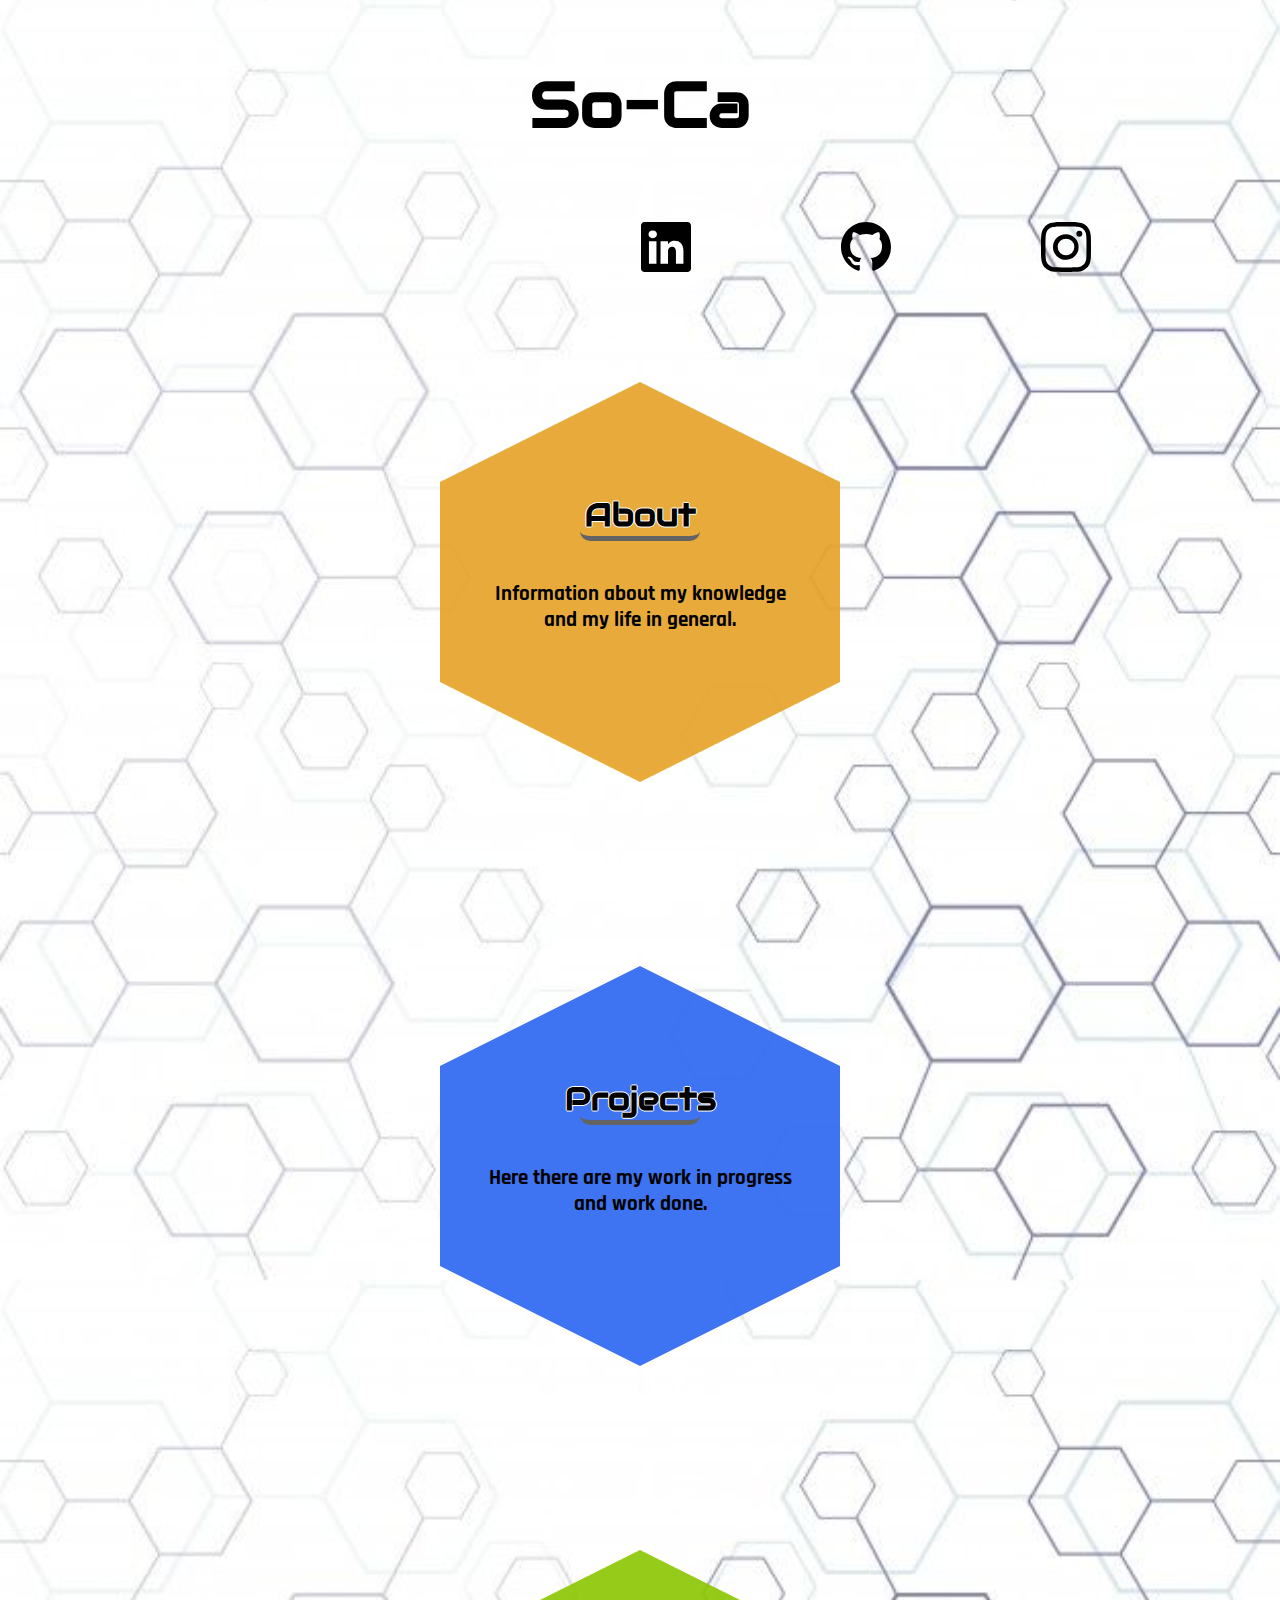
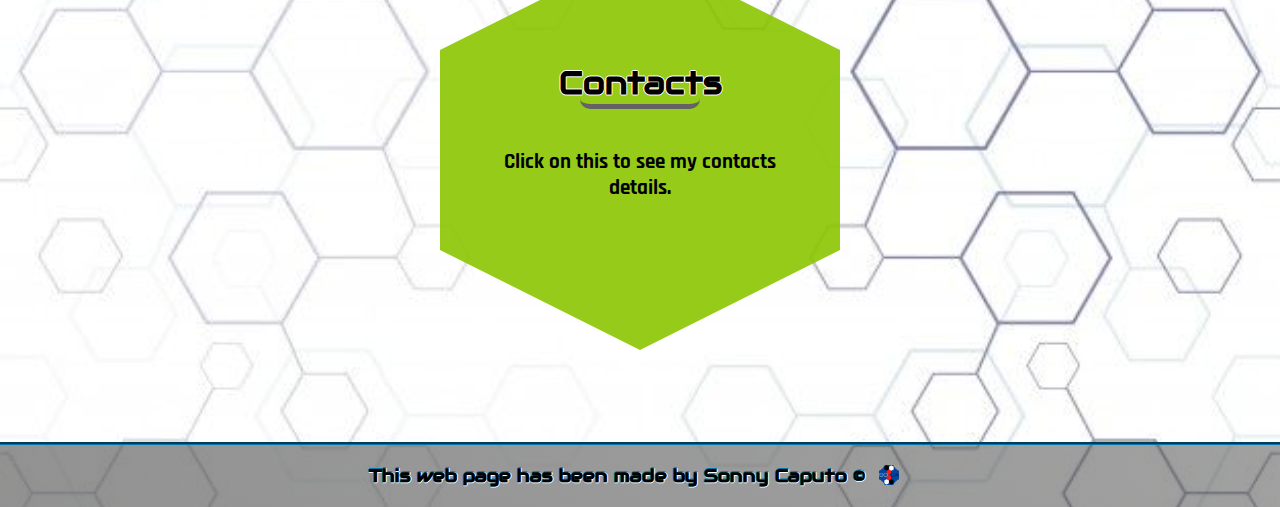
<file: index.html>
<!DOCTYPE html>
<html lang="en">
<head>
  <meta charset="UTF-8">
  <meta http-equiv="X-UA-Compatible" content="IE=edge">
  <meta name="viewport" content="width=device-width, initial-scale=1.0">
<!-- Description -->
  <meta name="description" content="Welcome to the Sonny Caputo website. Here you can find my projects, all information about me, my works and see what my skill are and I hope we can work together">
  <meta name="og:title" property="og:title" content="Portfolio of Sonny Caputo">
  <meta property="og:description" content="Welcome to my portfolio-website. Here you can find my projects, all information about me, my works and see what my skill are and I hope we can work together">
  <meta name="robots" content="index, follow">
  <meta property="og:url" content="https://so-ca.github.io./">
<!-- Favicon -->
  <link rel="icon" href="assets/img/logo-so-ca.png" type="image/icon"/>
<!-- FONTS -->
<!--Audiowide-->
  <link rel="preconnect" href="https://fonts.googleapis.com">
  <link rel="preconnect" href="https://fonts.gstatic.com" crossorigin>
  <link href="https://fonts.googleapis.com/css2?family=Audiowide&display=swap" rel="stylesheet">
<!--Rajdhani-->
  <link rel="preconnect" href="https://fonts.googleapis.com">
  <link rel="preconnect" href="https://fonts.gstatic.com" crossorigin>
  <link href="https://fonts.googleapis.com/css2?family=Rajdhani&display=swap" rel="stylesheet">
<!--Roboto Flex-->
  <link rel="preconnect" href="https://fonts.googleapis.com">
  <link rel="preconnect" href="https://fonts.gstatic.com" crossorigin>
  <link href="https://fonts.googleapis.com/css2?family=Roboto+Flex&display=swap" rel="stylesheet">
<!-- FILES -->
<!--CSS Files-->
<link rel="stylesheet" href="style/index.css">
<link rel="stylesheet" href="style/contacts.css">
<link rel="stylesheet" href="style/projects.css">
<link rel="stylesheet" href="style/about.css">
<link rel="stylesheet" href="style/modals.css">
<!--Queries-->
<link rel="stylesheet" href="style/queries/q-index.css">
<link rel="stylesheet" href="style/queries/q-about.css">
<link rel="stylesheet" href="style/queries/q-projects.css">
<link rel="stylesheet" href="style/queries/q-contacts.css">
<!--JS Files-->
<script src="js/title.js" defer></script>
<script src="js/modals.js" defer></script>

  <title>So Ca | Portfolio</title>
</head>

<body>

  <div class="welcome">
    <h1>So-Ca</h1>
  </div>

  <header>
    <div class="social">
      <a href="https://www.linkedin.com/in/sonny-caputo-554315185/" target="_blank"><img src="assets/img/icon/linkedin.svg"></a>
      <a href="https://github.com/So-Ca" target="_blank"><img src="assets/img/icon/github.svg"></a>
      <a href="https://www.instagram.com/so.ca_/" target="_blank"><img src="assets/img/icon/instagram.svg"></a>
    </div>
  </header>

  <main>

    <div class="hexagon about" id="open-mod-about">
      <div class="hex-head">
        <h3>About</h3>
      </div>
      <p>
        Information about my knowledge and my life in general.
      </p>
    </div>

    <div class="hexagon project" id="open-mod-project">
      <div class="hex-head">
        <h3>Projects</h3>
      </div>
      <p>
        Here there are my work in progress and work done.
      </p>
    </div>

    <div class="hexagon contact" id="open-mod-contact">
      <div class="hex-head">
        <h3>Contacts</h3>
      </div>
      <p>
        Click on this to see my contacts details.
      </p>
    </div>
    
  </main>

  <div id="modal-about" class="hidden">

    <button id="close-mod-about">close</button>

    <div class="skill-info">
      <h2>Overview</h2>
      <p>If you want more details just click <a href="html/details.html" target="_blank">here</a>.</p>
    </div>
    <div class="coding-container">
      <div class="coding">
        <h5>Coding Skills</h5>
        <div class="skl-lvl">
          <p class="lvl">Basic</p>
          <p class="lvl">Proficient</p>
          <p class="lvl">Expert</p>
        </div>
        <div class="insc-box-container">
          <p class="label">HTML</p>
          <div class="html-box">
            <div class="html progress-bar" data-value="100%"></div>
          </div>
        </div>
        <div class="insc-box-container">
          <p class="label">CSS</p>
          <div class="css-box">
            <div class="css progress-bar" data-value="100%"></div>
          </div>
        </div>
        <div class="insc-box-container">
          <p class="label">SASS</p>
          <div class="sass-box">
            <div class="sass progress-bar" data-value="100%"></div>
          </div>
        </div>
        <div class="insc-box-container">
          <p class="label">Bootstrap</p>
          <div class="strap-box">
            <div class="bootstrap progress-bar" data-value="100%"></div>
          </div>
        </div>
        <div class="insc-box-container">
          <p class="label">Tailwind</p>
          <div class="tail-box">
            <div class="tailwind progress-bar" data-value="100%"></div>
          </div>
        </div>
        <div class="insc-box-container">
          <p class="label">Javascript</p>
          <div class="js-box">
            <div class="js progress-bar" data-value="100%"></div>
          </div>
        </div>
        <div class="insc-box-container">
          <p class="label">Node</p>
          <div class="node-box">
            <div class="node progress-bar" data-value="70%"></div>
          </div>
        </div>
        <div class="insc-box-container">
          <p class="label">React</p>
          <div class="react-box">
            <div class="react progress-bar" data-value="100%"></div>
          </div>
        </div>
      </div>
    </div>

    <div class="misc-container">
      <div class="digital-skills">
        <h5>Relevant Tools</h5>
        <div class="skl-lvl">
          <p class="lvl">Basic</p>
          <p class="lvl">Proficient</p>
          <p class="lvl">Expert</p>
        </div>
        <div class="insc-box-container">
          <p class="label">Excell</p>
          <div class="excell-box">
            <div class="excell progress-bar" data-value="100%"></div>
          </div>
        </div>
        <div class="insc-box-container">
          <p class="label">Canva</p>
          <div class="canva-box">
            <div class="canva progress-bar" data-value="100%"></div>
          </div>
        </div>
        <div class="insc-box-container">
          <p class="label">Google Slides</p>
          <div class="slides-box">
            <div class="slides progress-bar" data-value="100%"></div>
          </div>
        </div>
        <div class="insc-box-container">
          <p class="label">Autocad</p>
          <div class="cad-box">
            <div class="cad progress-bar" data-value="90%"></div>
          </div>
        </div>
      </div>

      <div class="so">
        <h5>Operative System</h5>
        <div class="insc-box-container">
          <p class="label">Windows</p>
          <div class="win-box">
            <div class="win progress-bar" data-value="100%"></div>
          </div>
        </div>
        <div class="insc-box-container">
          <p class="label">Ubuntu</p>
          <div class="ubuntu-box">
            <div class="ubuntu progress-bar" data-value="80%"></div>
          </div>
        </div>
        <div class="insc-box-container">
          <p class="label">Mint</p>
          <div class="mint-box">
            <div class="mint progress-bar" data-value="100%"></div>
          </div>
        </div>
      </div>

      <div class="literacy">
        <h5>Languages Proficiency</h5>
        <div class="insc-box-container">
          <p class="label">Italian</p>
          <div class="ita-box">
            <div class="italian progress-bar" data-value="100%"></div>
          </div>
        </div>
        <div class="insc-box-container">
          <p class="label">English</p>
          <div class="en-box">
            <div class="english progress-bar" data-value="90%"></div>
          </div>
        </div>
        <div class="insc-box-container">
          <p class="label">French</p>
          <div class="fr-box">
            <div class="french progress-bar" data-value="50%"></div>
          </div>
        </div>
      </div>

    </div>
  </div>

  <div id="modal-project" class="hidden">

    <button id="close-mod-project">close</button>

    <div class="site-links">
      <h2>Projects</h2>
      <p>
        On the left side you can see my projects sorted by type, while on the right side there are their previews.<br>
        Click on an item from the list to be redirect to the web app.
      </p>

      <ul>
        <h4>APPS</h4>
        <li><a href="https://calculator-exercise.netlify.app/" target="_blank">Calculator</a></li>
        <li><a href="https://clock-exercise.netlify.app/" target="_blank">Clock</a></li>
        <li><a href="https://meditation-example.netlify.app/" target="_blank">Meditation App</a></li>
        <li><a href="https://meme-generator-example.netlify.app/" target="_blank">Meme Generator</a></li>
        <li><a href="https://pokedex-so-ca.netlify.app/" target="_blank">Pokedex</a></li>
        <li><a href="https://tenzies-game-example.netlify.app/" target="_blank">Tenzies</a></li>
        <li><a href="https://todo-list-example-exercise.netlify.app/" target="_blank">ToDo List</a></li>
        <li><a href="https://fantafavaro.netlify.app/" target="_blank">FantaFootball Extractor</a></li>
        <h4>COURSE PROJECTS</h4>
        <li><a href="https://climate-stats-so-ca.netlify.app/" target="_blank">Climate Stats</a></li>
        <li><a href="https://progetto-react-so-ca.netlify.app/" target="_blank"">Green Plates</a></li>
        <li><a href="https://progetto-education.netlify.app/" target="_blank">The Books Seeker</a></li>
        <li><a href="https://so-ca-counter.netlify.app/" target="_blank">Counter</a></li>
        <h4>WEB SITE</h4> 
        <li><a href="" target="_blank" style="pointer-events: none;">ESO Guide (update maintenance)</a></li>
      </ul>

    </div>

    <div class="gallery">
      <img src="assets/img/photo/calc.png" alt="Screenshot of Calculator App">
      <img src="assets/img/photo/clock.png" alt="Screenshot of a Clock">
      <img src="assets/img/photo/meditation.png" alt="Screenshot of a Meditation App">
      <img src="assets/img/photo/meme-gen.png" alt="Screenshot of a Meme Generator">
      <!-- <img src="" alt="Screenshot of Pokedex App"> -->
      <img src="assets/img/photo/tenzies.png" alt="Screenshot of Tenzies Game">
      <img src="assets/img/photo/todo-list.png" alt="Screenshot of Todo List App">
      <img src="assets/img/photo/green-plates.png" alt="Screenshot Green Plates">
      <img src="assets/img/photo/book-seeker.png" alt="Screenshot of Books Finder App">
      <img src="assets/img/photo/counter-project.png" alt="Screenshot of Counter">
      <!-- <img src="" alt="Screenshot of ESO Guide Web Site"> -->
    </div>

  </div>

  <div id="modal-contact" class="hidden">

    <button id="close-mod-contact">close</button>

    <div class="contact-container">

      <div class="form">
        <form action="https://formsubmit.co/sonnycap88@gmail.com" method="POST">
          <div class="text">
            <label for="text">Name</label>
            <input type="text" name="name" id="name" placeholder="Type your full name">
          </div>
          <div class="text">
            <label for="text">Subject</label>
            <input type="text" name="subject" id="subject" placeholder="Type the subject of the message">
          </div>
          <div class="text">
            <label for="text">Message</label>
            <textarea name="text" id="abstract" placeholder="Here goes your comunications"></textarea>
          </div>
          <button class="submission">Submit</button>
        </form>
      </div>
  
      <div class="details">
        <div class="group-1">
          <div class="name">
            <img src="assets/img/icon/info.svg">
            <span style="text-decoration: underline;">Name:</span> Sonny Caputo
          </div>
          <div class="birth">
            <img src="assets/img/icon/calendar.svg">
            <span style="text-decoration: underline;">Birth Date:</span> 05/07/1988
          </div>
          <div class="skype">
            <img src="assets/img/icon/skype.svg">
            <span style="text-decoration: underline;">Skype:</span> So Ca
          </div>
        </div>
        <div class="group-2">
          <div class="phone">
            <img src="assets/img/icon/mobile.svg">
            <span style="text-decoration: underline;">Phone</span>: 3206451583
          </div>
          <div class="email">
            <img src="assets/img/icon/email.svg">
            <span style="text-decoration: underline;">e-Mail:</span> <a href="mailto:sonnycap88@gmail.com">Sonnycap88@gmail.com</a>
          </div>
          <div class="address">
            <img src="assets/img/icon/address.svg">
            <span style="text-decoration: underline;">Address:</span> Volvera (TO), Italy
          </div>
        </div>
      </div>

    </div>

    <div class="cv">
      <p>Here is my resume in case you might be interested</p>
      <div class="resume">
        <button class="download">
          <a href="assets/documents/cv-sonny-caputo-english.pdf" download>Download CV "en"</a>
        </button>
        <button class="download">
          <a href="assets/documents/cv-info-sonny.pdf" download>Download CV "ita"</a>
        </button>
      </div>
    </div>

  </div>

  <footer>
    <p id="copyright">This web page has been made by Sonny Caputo &copy;</p>
    <img id="logo" src="assets/img/logo-so-ca.png">
  </footer>

</body>
</html>
</file>
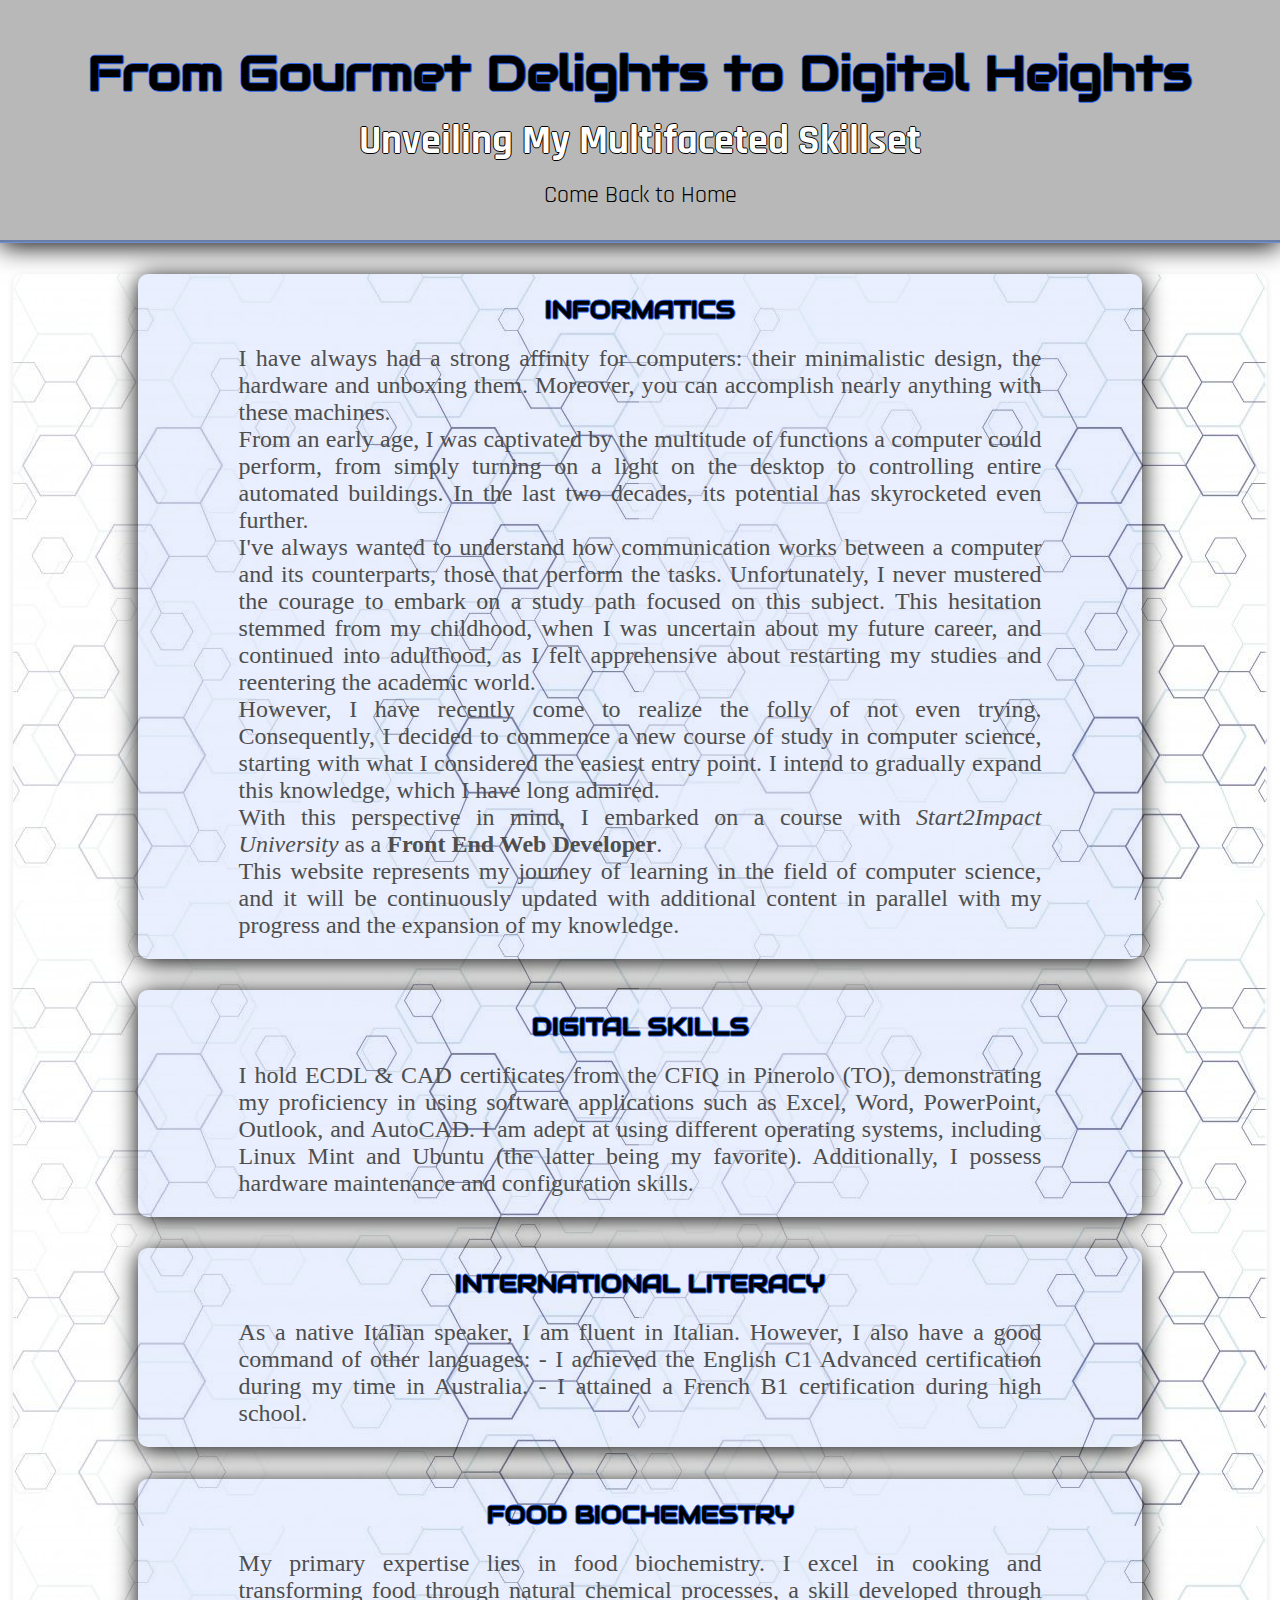
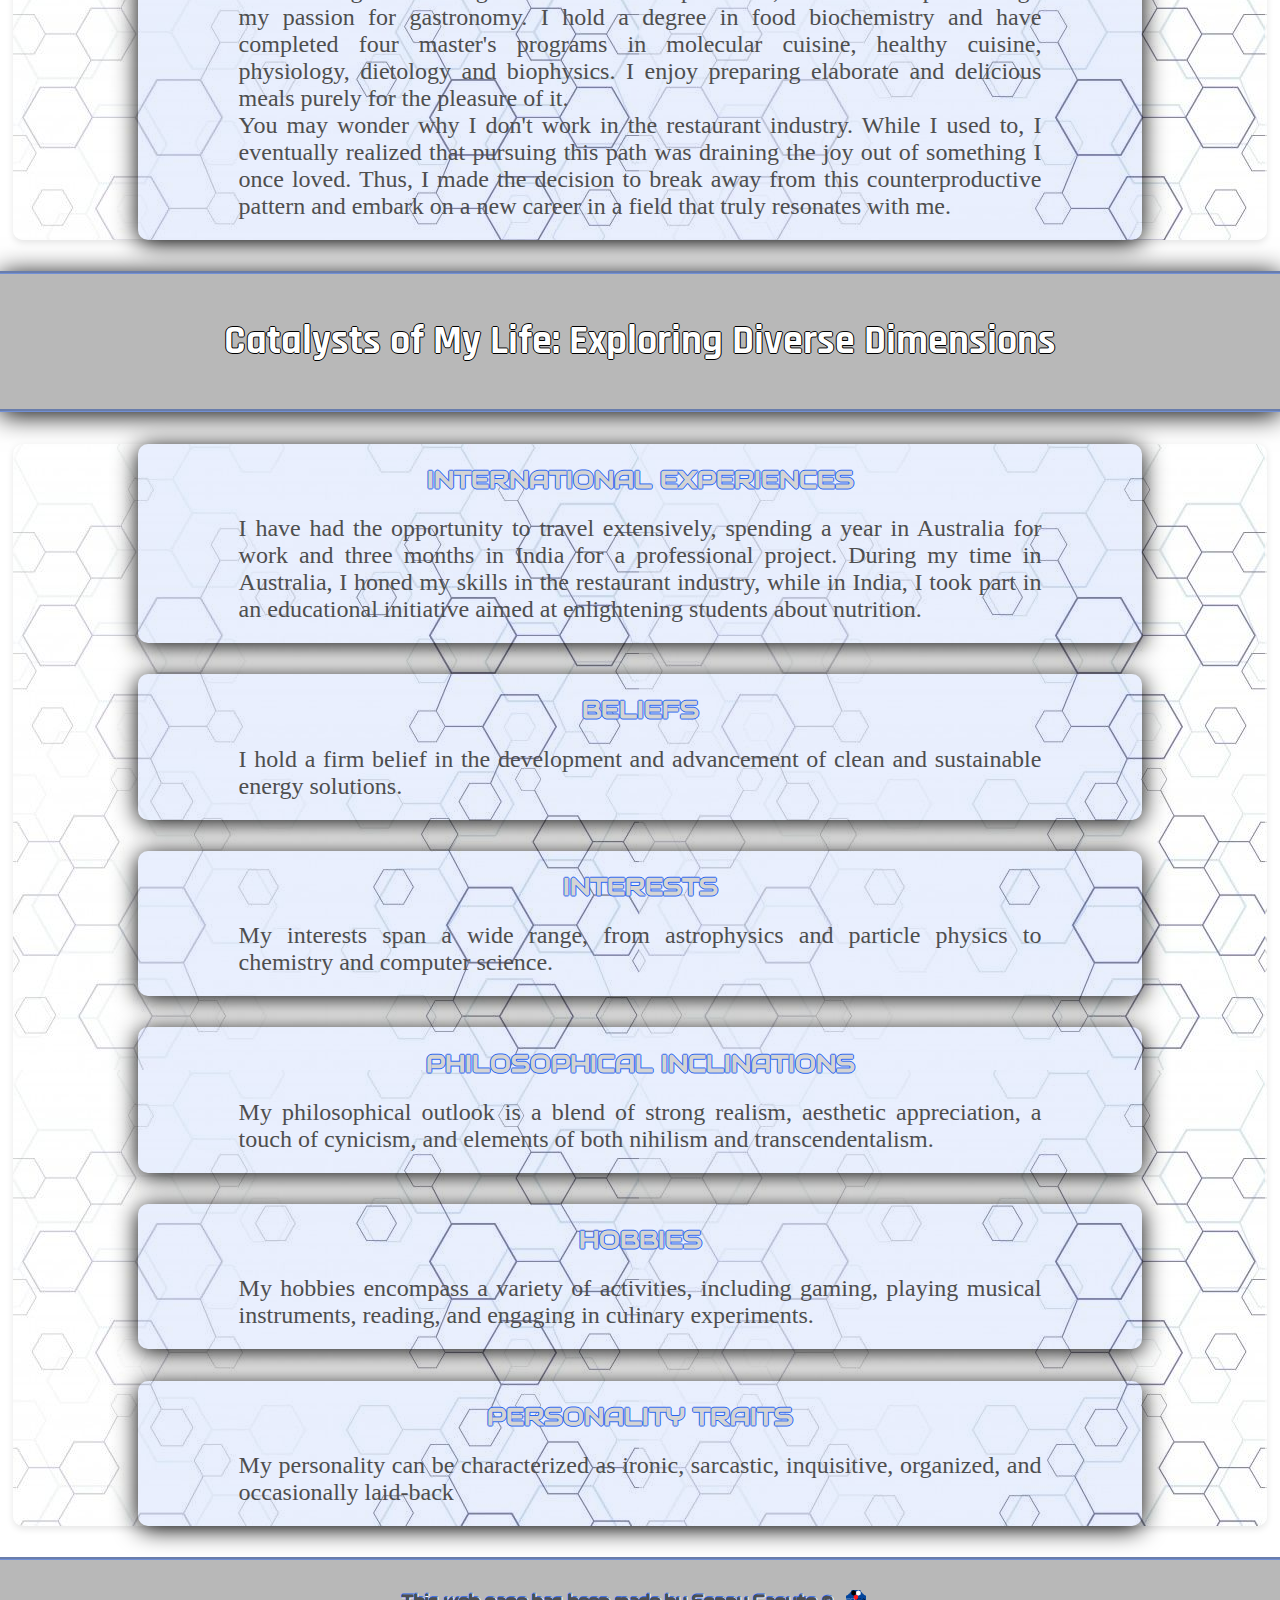
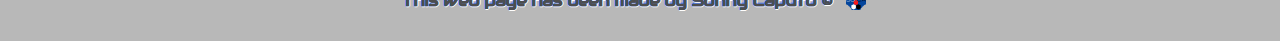
<file: html/details.html>
<!DOCTYPE html>
<html lang="en">
<head>
  <meta charset="UTF-8">
  <meta http-equiv="X-UA-Compatible" content="IE=edge">
  <meta name="viewport" content="width=device-width, initial-scale=1.0">
<!-- Description -->
  <meta name="description" content="Welcome to the Sonny Caputo details. Here you can find all information about me and my journey until here">
  <meta name="og:title" property="og:title" content="Details of Sonny Caputo">
  <meta property="og:description" content="Welcome to my portfolio-website. Here you can find all information about me and my journey until here.">
  <meta name="robots" content="about, follow">
  <meta property="og:url" content="https://so-ca.github.io./">
<!-- Favicon -->
    <link rel="icon" href="../assets/img/icon/favicon.ico" type="image/icon"/>
<!-- FONTS -->
<!--Audiowide-->
  <link rel="preconnect" href="https://fonts.googleapis.com">
  <link rel="preconnect" href="https://fonts.gstatic.com" crossorigin>
  <link href="https://fonts.googleapis.com/css2?family=Audiowide&display=swap" rel="stylesheet">
<!--Rajdhani-->
    <link rel="preconnect" href="https://fonts.googleapis.com">
    <link rel="preconnect" href="https://fonts.gstatic.com" crossorigin>
    <link href="https://fonts.googleapis.com/css2?family=Rajdhani&display=swap" rel="stylesheet">
<!--Roboto Flex-->
  <link rel="preconnect" href="https://fonts.googleapis.com">
  <link rel="preconnect" href="https://fonts.gstatic.com" crossorigin>
  <link href="https://fonts.googleapis.com/css2?family=Roboto+Flex&display=swap" rel="stylesheet">
<!-- FILES -->
<!--CSS Files-->
  <link rel="stylesheet" href="../style/details.css">
<!--JS Files-->
  <title>So Ca | Details</title>
</head>

<body>

  <nav>
    <h1>From Gourmet Delights to Digital Heights</h1>
    <h2>Unveiling My Multifaceted Skillset</h2>
    <div class="home">
      <a href="../index.html">Come Back to Home</a> 
    </div>
  </nav>

  <div class="page">
    
    <div class="informatic">
      <h3>INFORMATICS</h3>
      <p>
        I have always had a strong affinity for computers: their minimalistic design, the hardware and unboxing them. Moreover, you can accomplish nearly anything with these machines.<br>
        From an early age, I was captivated by the multitude of functions a computer could perform, from simply turning on a light on the desktop to controlling entire automated buildings. In the last two decades, its potential has skyrocketed even further.<br>
        I've always wanted to understand how communication works between a computer and its counterparts, those that perform the tasks. Unfortunately, I never mustered the courage to embark on a study path focused on this subject. This hesitation stemmed from my childhood, when I was uncertain about my future career, and continued into adulthood, as I felt apprehensive about restarting my studies and reentering the academic world.<br>
        However, I have recently come to realize the folly of not even trying. Consequently, I decided to commence a new course of study in computer science, starting with what I considered the easiest entry point. I intend to gradually expand this knowledge, which I have long admired.<br>
        With this perspective in mind, I embarked on a course with <i>Start2Impact University</i> as a <b>Front End Web Developer</b>.<br>
        This website represents my journey of learning in the field of computer science, and it will be continuously updated with additional content in parallel with my progress and the expansion of my knowledge.
      </p>
    </div>

    <div class="digital">
      <h3>DIGITAL SKILLS</h3>
      <p>
        I hold ECDL & CAD certificates from the CFIQ in Pinerolo (TO), demonstrating my proficiency in using software applications such as Excel, Word, PowerPoint, Outlook, and AutoCAD. I am adept at using different operating systems, including Linux Mint and Ubuntu (the latter being my favorite). Additionally, I possess hardware maintenance and configuration skills.
      </p>
    </div>

    <div class="literacy">
      <h3>INTERNATIONAL LITERACY</h3>
      <p>
        As a native Italian speaker, I am fluent in Italian. However, I also have a good command of other languages:
  
        - I achieved the English C1 Advanced certification during my time in Australia.
        - I attained a French B1 certification during high school.
      </p>
    </div>

    <div class="chemistry">
      <h3>FOOD BIOCHEMESTRY</h3>
      <p>
        My primary expertise lies in food biochemistry. I excel in cooking and transforming food through natural chemical processes, a skill developed through my passion for gastronomy. I hold a degree in food biochemistry and have completed four master's programs in molecular cuisine, healthy cuisine, physiology, dietology and biophysics. I enjoy preparing elaborate and delicious meals purely for the pleasure of it.<br>
        You may wonder why I don't work in the restaurant industry. While I used to, I eventually realized that pursuing this path was draining the joy out of something I once loved. Thus, I made the decision to break away from this counterproductive pattern and embark on a new career in a field that truly resonates with me.
      </p>
    </div>
  
  </div>

  <div class="mid-nav">
    <h2 class="interlude">Catalysts of My Life: Exploring Diverse Dimensions</h2>
  </div>

    <div class="page">

  
      <div class="travel">
        <h4>INTERNATIONAL EXPERIENCES</h4>
        <p>
          I have had the opportunity to travel extensively, spending a year in Australia for work and three months in India for a professional project. During my time in Australia, I honed my skills in the restaurant industry, while in India, I took part in an educational initiative aimed at enlightening students about nutrition.
        </p>
      </div>
  
      <div class="beliefs">
        <h4>BELIEFS</h4>
        <p>I hold a firm belief in the development and advancement of clean and sustainable energy solutions.</p>
      </div>
  
      <div class="interests">
        <h4>INTERESTS</h4>
        <p>My interests span a wide range, from astrophysics and particle physics to chemistry and computer science.</p>
      </div>
  
      <div class="philosophy">
        <h4>PHILOSOPHICAL INCLINATIONS</h4>
        <p>My philosophical outlook is a blend of strong realism, aesthetic appreciation, a touch of cynicism, and elements of both nihilism and transcendentalism.</p>
      </div>
      
      <div class="hobbies">
        <h4>HOBBIES</h4>
        <p>My hobbies encompass a variety of activities, including gaming, playing musical instruments, reading, and engaging in culinary experiments.</p>
      </div>
  
      <div class="personality">
        <h4>PERSONALITY TRAITS</h4>
        <p>My personality can be characterized as ironic, sarcastic, inquisitive, organized, and occasionally laid-back</p>
      </div>

    </div>

  <footer>
    <p id="copyright">This web page has been made by Sonny Caputo &copy;</p>
    <img id="logo" src="../assets/img/logo-so-ca.png">
  </footer>

</body>
</file>
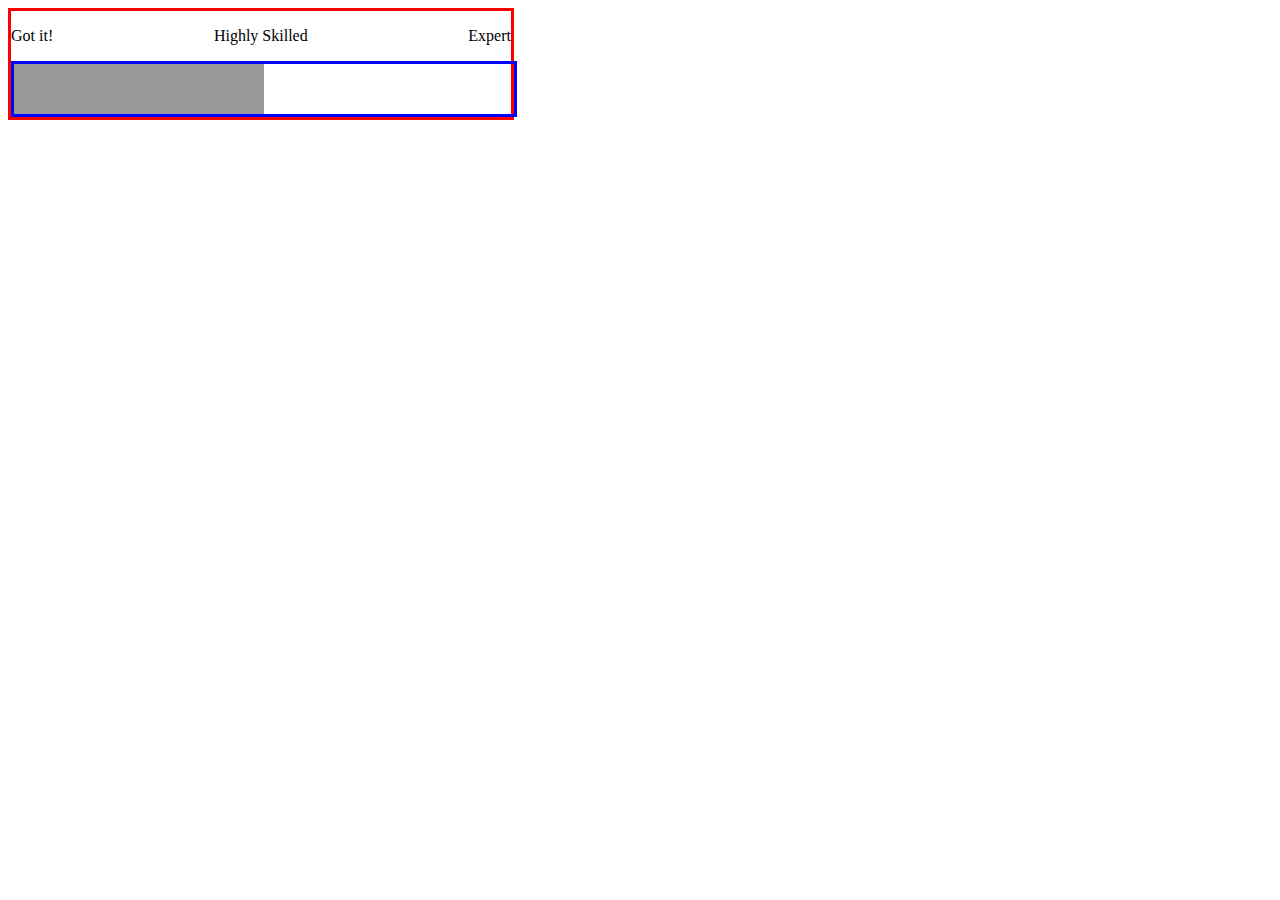
<file: html/prove.html>
<!DOCTYPE html>
<html lang="en">
<head>
  <meta charset="UTF-8">
  <meta name="viewport" content="width=device-width, initial-scale=1.0">
  <title>Document</title>

  <style>
    .coding{
      border: 3px solid red;
      width: 500px;
    }
    
    .html-container{
      border: 3px solid blue;
      height: 50px;
      width: 500px;
    }
    .html{
      width: 50%;
      height: 100%;
      background: rgb(0, 0, 0, 0.4);
    }
    .skl-lvl{
      display: flex;
      justify-content: space-between;
      align-items: center;
      width:
    }
  </style>
</head>
<body>

  <div class="coding">
    <div class="skl-lvl">
      <p class="lvl">Got it!</p>
      <p class="lvl">Highly Skilled</p>
      <p class="lvl">Expert</p>
    </div>
    <div class="html-container">
      <div class="html"></div>
    </div>
  </div>
  
</body>
</html>
</file>
<file: style/index.css>
*,
*::before,
*::after{
  margin: 0;
  padding: 0;
  box-sizing: border-box;
}

body{
  background-image: url(../assets/img/wallpaper/index-wp.png);
  background-size: 100%;
  background-repeat: no-repeat;
  overflow: hidden;
}

header{
  margin: 1%;
  display: flex;
  justify-content: space-around;
  align-items: center;
}

main{
  margin: auto;
  display: flex;
  justify-content: space-around;
  align-items: center;
  margin: 5% 1%;
}

h1{
  margin: 1%;
  font-size: 5em;
  font-family: "Audiowide";
}

h2{
  margin: 1%;
  font-size: 3em;
  font-family: "Rajdhani";
}

h3{
  margin: 1%;
  font-size: 1.5em;
  font-family: "Audiowide";
  color: rgb(0, 0, 0);
  text-shadow: -1px 0 #ffffff, 0 1px #ffffff, 1px 0 #ffffff, 0 -1px #ffffff;
}

a{
  text-decoration: none;
  font-weight: bold;
  color: #000000;
  cursor: pointer;
  font-style: italic;
}

p{
  margin: 10%;
  font-size: 1.3em;
  font-family: "Rajdhani";
  text-align: justify;
  font-weight: bold;
}

footer{
  display: flex;
  justify-content: center;
  position: fixed;
  top: 91%;
  width: 100%;
  padding: 30px;
  background: linear-gradient(90deg, rgba(61, 61, 61, 0.562) 0%, rgba(97, 97, 97, 0.596) 100%);
  border-top: 3px groove #0477ac;
}

.welcome{
  margin: 1%;
  text-align: center;
}

.fade-in{
  opacity: 1;
  transition: opacity 1s ease-in;
}

.fade-out{
  opacity: 0;
  transition: opacity 1s ease-out;
}

.social{
  margin: 1%;
  display: flex;
  justify-content: center;
  align-items: center;
}
.social img{
  width: 50px;
  margin: 1% 100px;
}
.social img:hover{
  opacity: 0.5;
  animation: spin 1 1s ease-in-out;
}

.hexagon{
  margin: 1%;
  width: 400px;
  height: 200px;
  background: transparent;
  position: relative;
}
.hexagon:before,
.hexagon:after{
  content: "";
  position: absolute;
  left: 0;
  width: 0;
  border-left: 200px solid transparent;
  border-right: 200px solid transparent;
}
.hexagon:before{
  top: -100px;
  border-bottom: 100px solid #383838;
}
.hexagon:after{
  bottom: -100px;
  border-top: 100px solid #383838;
}

.contact{
  background: rgb(139, 197, 0, 0.9);
  margin-bottom: 200px;
}
.contact:before{
  border-bottom: 100px solid rgb(139, 197, 0, 0.9);
}
.contact:after{
  border-top: 100px solid rgb(139, 197, 0, 0.9);
}
.contact p {
  text-align: center;
}

.project{
  background: rgb(41, 101, 241, 0.9);
  margin-top: 180px;
}
.project:before{
  border-bottom: 100px solid rgb(41, 101, 241, 0.9);
}
.project:after{
  border-top: 100px solid rgb(41, 101, 241, 0.9);
}
.project p{
  text-align: center;
}

.about{
  background: rgb(229, 162, 38, 0.9);
  margin-bottom: 200px;
}
.about:before{
  border-bottom: 100px solid rgb(229, 162, 38, 0.9);
}
.about:after{
  border-top: 100px solid rgb(229, 162, 38, 0.9);
}
.about p{
  text-align: center;
}

.hex-head{
  margin: auto;
  display: flex;
  align-items: center;
  justify-content: center;
  border-bottom: 5px solid rgb(99, 99, 99);
  border-radius: 10px;
  width: 30%;
  text-align: center;
}

#logo{
  margin: 0% 1%;
  width: 20px;
  height: 20px;
}

#copyright{
  margin: 0;
  font-size: 1.1em;
  font-family: "Audiowide";
  font-weight: bold;
  text-shadow: -1px 0 #0477ac, 0 1px #ffffff, 1px 0 #ffffff, 0 -1px #0477ac;
}

@keyframes spin {
  from{ 
  transform: rotate(0deg);
  } to {
    transform: rotate(360deg);
  }
}
</file>
<file: style/contacts.css>
.contact-container{
  display: flex;
  justify-content: space-around;
  align-items: center;
  margin: 1%;
}

.form{
  font-size: 1.5em;
  font-family: "Rajdhani";
  font-weight: bold;
  margin: 1%;
}

.text{
  margin: 1%
}

.submission{
  margin: 1% 40%;
  padding: 10px;
  border: 1px solid rgb(139, 197, 0);
  border-radius: 10px;
  background: transparent;
  color: rgb(139, 197, 0);
  font-family: "Rajdhani";
  font-size: 0.65em;
  cursor: pointer;
}
.submission:hover{
  font-weight: bold;
  box-shadow: 2px 2px 1px rgba(26, 49, 26);
}
.submission:active{
  background: rgb(139, 197, 0);
  color: #ffffff;
}

.details{
  border-left: 5px groove rgb(139, 197, 0);
  border-radius: 5px;
  margin: 1% 10% 1% 0;
}

.group-1, .group-2{
  margin: 1% 1% 1% 20%;
  font-size: 1.5em;
  font-family: "Rajdhani";
  font-weight: bold;
}

.name, .birth, .skype, .phone, .email, .address{
  margin: 5% 1%;
}

.name label{
  text-decoration: double;
}

.cv{
  border-top: 5px groove rgb(139, 197, 0);
  border-radius: 5px;
  margin: 1%;
  display: flex;
  flex-direction: column;
  justify-content: flex-start;
  align-items: center;
}
.cv p{
  margin: 2% 1% 1% 1%;
}

.resume{
  display: flex;
  justify-content: space-around;
  align-items: center;
  margin: 1%;
}

.download{
  margin: 1% 10%;
  width: 250px;
  height: 40px;
  background: transparent;
  border: 1px solid rgb(139, 197, 0);
  border-radius: 10px;
  font-family: "Rajdhani";
  font-size: 1em;
  color: rgb(139, 197, 0);
}
.download:hover{
  box-shadow: 2px 2px 1px rgba(26, 49, 26);
}
.download:active{
  background: rgb(139, 197, 0);
}
.download a{
  font-weight: normal;
  font-style: italic;
}
.download a:hover{
  font-weight: bold;
}
.download a:active{
  color: #ffffff;
}

#name,
#subject{
  margin: auto;
  width: 300px;
  height: 30px;
  border: none;
  border-radius: 5px;
  font-size: 0.7em;
}

#name{
  margin-left: 3%;
}

#abstract{
  margin: auto;
  width: 500px;
  height: 300px;
  border: none;
  border-radius: 10px;
  font-size: 1em;
}
</file>
<file: style/projects.css>
.site-links, .gallery{
  margin: 0;
  width: 40%;
  height: 100%;
  border: 10px groove rgb(41, 101, 241);
  border-radius: 10px;
  background: rgb(225, 225, 225, 0.95);
}

.site-links{
  display: flex;
  justify-content: space-around;
  align-items: center;
  flex-direction: column;
  box-shadow: 20px 20px 15px rgb(34, 45, 73);
}
.site-links h2{
  margin: 1% auto;
  font-size: 3em;
  font-family: "Audiowide";
  text-shadow: -1px 0 rgb(41, 101, 241), 0 1px rgb(41, 101, 241), 1px 0 rgb(41, 101, 241), 0 -1px rgb(41, 101, 241);
}
.site-links h4{
  margin: 2% auto; 
  font-size: 1em;
  font-family: "Audiowide";
  font-weight: normal;
  text-shadow: -1px 0 rgb(41, 101, 241), 0 1px rgb(41, 101, 241), 1px 0 rgb(41, 101, 241), 0 -1px rgb(41, 101, 241);
}
.site-links p{
  margin: 0 5%;
  font-size: 1.5em;
  font-family: "Roboto";
  font-weight: normal;
  text-align: justify;
  line-height: 1.5em;
}
.site-links ul{
  margin: 0 auto 5% auto;
  font-size: 1.5em;
  font-family: "Roboto Flex";
}
.site-links a{
  font-family: "Rajdhani";
  font-size: 1.2em;
  font-weight: normal;
  font-style: italic;
}
.site-links a:hover{
  font-weight: bold;
  color: rgb(41, 101, 241);
  text-shadow: -1px 0 #000000, 0 1px #000000, 1px 0 #000000, 0 -1px #000000;
}
.site-links a:active{
  color: #ffffff;
  text-shadow: -1px 0 rgb(41, 101, 241), 0 1px rgb(41, 101, 241), 1px 0 rgb(41, 101, 241), 0 -1px rgb(41, 101, 241);
}

.gallery{
  display: flex;
  flex-wrap: wrap;
  justify-content: space-around;
  align-items: center;
  box-shadow: -20px 20px 15px rgb(34, 45, 73);
}
.gallery img{
  margin: 1%;
  max-width: 200px;
  max-height: 200px;
  border-radius: 10px;
}
.gallery img:hover{
  /* mettere dei tooltip che ingrandiscono l'immagine sull'hover? */
  opacity: 0.7;
  box-shadow: 3px 3px 3px #000000;
}
</file>
<file: style/about.css>
.skill-info{
  margin: 1%;
  width: 50%;
  height: 90%;
  display: flex;
  flex-direction: column;
  justify-content: center;
  align-items: center;
}
.skill-info h2{
  margin: 5% auto 30% auto;
  font-family: "Audiowide";
  font-size: 3em;
  text-align: center;
  text-shadow: -1px 0 rgb(229, 162, 38), 0 1px rgb(229, 162, 38), 1px 0 rgb(229, 162, 38), 0 -1px rgb(229, 162, 38);
}
.skill-info p{
  margin: 1%;
  text-align: center;
  font-family: "Roboto";
  font-size: 1.5em;
  font-weight: normal;
}
.skill-info a{
  font-family: "Rajdhani";
  font-weight: normal;
  font-style: italic;
}
.skill-info a:hover{
  font-weight: bold;
  color: rgb(229, 162, 38);
  text-shadow: -1px 0 #000000, 0 1px #000000, 1px 0 #000000, 0 -1px #000000;
}
.skill-info a:active{
  color: #ffffff;
  text-shadow: -1px 0 rgb(229, 162, 38), 0 1px rgb(229, 162, 38), 1px 0 rgb(229, 162, 38), 0 -1px rgb(229, 162, 38);
}

.coding-container{
  margin: 1%;
  width: 50%;
  height: 90%;
}

.misc-container{
  margin: 1%;
  display: flex;
  flex-direction: column;
  justify-content: space-around;
  align-items: center;
  width: 50%;
  height: 90%;
}

.skl-lvl{
  margin: 1% 0 2% 30%;
  display: flex;
  justify-content: space-between;
  align-items: center;
  width: 65%;
  font-size: 0.5em;
}

.lvl{
  margin: 0;
  width: 10%;
  font-size: 1.6em;
  font-family: "Roboto";
  font-weight: normal;
}

.coding,
.literacy,
.so,
.digital-skills{
  margin: 1%;
  height: 100%;
  width: 100%;
  display: flex;
  flex-direction: column;
  justify-content: space-around;
  align-items: center;
}
.coding h5,
.literacy h5,
.so h5,
.digital-skills h5{
  font-size: 1.5em;
  font-family: "Rajdhani";
  font-weight: normal;
  text-shadow: -1px 0 rgb(229, 162, 38), 0 1px rgb(229, 162, 38), 1px 0 rgb(229, 162, 38), 0 -1px rgb(229, 162, 38);
}

.insc-box-container{
  display: flex;
  justify-content: center;
  align-items: center;
  width: 100%;
}

.label{
  margin: 1%;
  width: 200px;
  text-align: center;
  font-family: "Audiowide";
  font-size: 1em;
}

.html-box, .css-box, .sass-box, .strap-box, .tail-box, .js-box, .node-box, .react-box,
.excell-box, .canva-box, .slides-box, .cad-box,
.win-box, .ubuntu-box, .mint-box,
.ita-box, .en-box, .fr-box{
  margin: 1% auto;
  width: 100%;
  height: 30px;
  border: 2px solid #000000;
  border-radius: 10px;
  box-shadow: 0 0 10px rgb(229, 162, 38);
  background-color: rgb(225, 225, 225, 0.95);
  overflow: hidden;
  font-size: 0.9em;
  font-family: "Audiowide";
  text-align: center;
}

.html, .css, .sass, .bootstrap, .tailwind, .js, .node, .react,
.excell, .canva, .slides, .cad,
.win, .ubuntu, .mint,
.italian, .english, .french{
  height: 100%;
  transition: width 0.5s linear;
  background: rgb(54, 39, 9, 0.5);
}
</file>
<file: style/modals.css>
.hidden{
  display: none;
}

#open-mod-contact,
#open-mod-project,
#open-mod-about{
  animation: shade 4s infinite;
}
#open-mod-contact:hover,
#open-mod-project:hover,
#open-mod-about:hover{
  opacity: 0.9;
  cursor: pointer;
}
#open-mod-contact:active,
#open-mod-project:active,
#open-mod-about:active{
  opacity: 1;
}

#modal-contact{
  width: 70%;
  height: 700px;
  top: -720px;
  left: 20px;
  border: 10px groove rgb(139, 197, 0);
  border-radius: 10px;
  box-shadow: 20px 20px 15px rgba(26, 49, 26);
  background: rgb(225, 225, 225, 0.95);
  position: relative;
  transform: translateX(-100%); /* Sposta il modale fuori dalla finestra */
  animation: slide-in 1.5s forwards; /* Animazione per lo spostamento */
}

#modal-project{
  display: flex;
  justify-content: space-between;
  align-items: center;
  width: 98%;
  height: 700px;
  top: -720px;
  left: 20px;
  background: transparent;
  position: relative;
  transform: translateX(-100%);
  animation: slide-in 1.5s forwards;
}
#modal-project.hidden {
  display: none;
}

#modal-about{
  display: flex;
  justify-content: space-between;
  align-items: center;
  width:70%;
  height: 700px;
  top: -720px;
  right: -550px;
  border: 10px groove rgb(229, 162, 38);
  border-radius: 10px;
  box-shadow: -20px 20px 15px rgb(54, 39, 9);
  background: rgb(225, 225, 225, 0.95);
  position: relative;
  transform: translateX(-100%);
  animation: slide-in 1.5s forwards;
}
#modal-about.hidden{
  display: none;
}

#close-mod-contact{
  padding: 5px;
  position: absolute;
  left: 95%;
  top: 2%;
  background: transparent;
  border: none;
  border-radius: 50%;
  box-shadow: 3px 3px 3px rgba(26, 49, 26);
  font-size: 1em;
  font-family: "Rajdhani";
  color: rgba(26, 49, 26);
  text-shadow: -1px 0 rgb(139, 197, 0), 0 1px rgb(139, 197, 0), 1px 0 rgb(139, 197, 0), 0 -1px rgb(139, 197, 0);
  cursor: pointer;
}
#close-mod-contact:hover{
  border: 1px groove rgb(139, 197, 0);
  font-weight: bold;
}
#close-mod-contact:active{
  background: #000000;
  color: #ffffff;
}

#close-mod-project{
  padding: 5px;
  position: absolute;
  left: 35%;
  top: 2%;
  background: transparent;
  border: none;
  border-radius: 50%;
  box-shadow: 3px 3px 3px rgb(34, 45, 73);
  font-size: 1em;
  font-family: "Rajdhani";
  color: rgb(41, 101, 241);
  text-shadow: -1px 0 rgb(41, 101, 241), 0 1px rgb(41, 101, 241), 1px 0 rgb(41, 101, 241), 0 -1px rgb(41, 101, 241);
  cursor: pointer;
}
#close-mod-project:hover{
  border: 1px groove rgb(41, 101, 241);
  font-weight: bold;
}
#close-mod-project:active{
  background: #000000;
  color: #ffffff;
}

#close-mod-about{
  position: absolute;
  padding: 5px;
  left: 1%;
  top: 2%;
  background: transparent;
  border: none;
  border-radius: 50%;
  box-shadow: 3px 3px 3px rgb(54, 39, 9);
  font-size: 1em;
  font-family: "Rajdhani";
  color: rgb(54, 39, 9);
  text-shadow: -1px 0 rgb(229, 162, 38), 0 1px rgb(229, 162, 38), 1px 0 rgb(229, 162, 38), 0 -1px rgb(229, 162, 38);
  cursor: pointer;
}
#close-mod-about:hover{
  border: 1px groove rgb(229, 162, 38);
  font-weight: bold;
}
#close-mod-about:active{
  background: #000000;
  color: #ffffff;
}

@keyframes slide-in{
  from{
    transform: translateX(-100%); /* Partenza fuori dalla finestra */
  } to {
    transform: translateX(0); /* Arrivo al centro della finestra */
  }
}

@keyframes slide-out{
  from{
    transform: translateX(0); /* Partenza al centro della finestra */
  } to {
    transform: translateX(-105%); /* Arrivo fuori dalla finestra */
  }
}
</file>
<file: style/queries/q-index.css>
@media (max-width: 400px){
  body{
    background-image: url(../../assets/img/wallpaper/bianco-verticale.jpg);
    background-repeat: repeat;
    overflow: visible;
  }
  header{
    margin: 0;
  }
  main{
    flex-direction: column;
  }
  h1{
    margin: 1% auto;
    font-size: 2.5em;
  }
  h3{
    margin: 50% auto;
    font-size: 2em;
    text-align: center;
    text-decoration: underline;
  }
  a{
    text-decoration: underline;
  }
  p{
    display: none;
  }
  footer{
    padding: 20px;
    display: inline-block;
    margin: auto;
    position: static;
  }
  .welcome{
    margin: 5%;
  } 
  .social{
    justify-content: space-around;
  }
  .social a{
    margin: auto 50%;
  }
  .social img{
    width: 30px;
    margin: 1%;
  }
  .social img:hover{
    animation: none;
  }
  .hexagon{
    margin: 25% auto 1% auto;
    width: 250px;
    height: 125px;
  }
  .hexagon:before,
  .hexagon:after{
    border-left: 125px solid transparent;
    border-right: 125px solid transparent;
  }
  .hexagon:before{
    top: -75px;
  }
  .hexagon:after{
    bottom: -75px;
  }
  .contact{
    margin: 25% auto;
  }
  .contact:before{
    border-bottom: 75px solid rgb(139, 197, 0, 0.9);
  }
  .contact:after{
    border-top: 75px solid rgb(139, 197, 0, 0.9);
  }
  .project{
    margin: 25% auto;
  }
  .project:before{
    border-bottom: 75px solid rgb(41, 101, 241, 0.9);
  }
  .project:after{
    border-top: 75px solid rgb(41, 101, 241, 0.9);
  }
  .about{
    margin: 25% auto;
  }
  .about:before{
    border-bottom: 75px solid rgb(229, 162, 38, 0.9);
  }
  .about:after{
    border-top: 75px solid rgb(229, 162, 38, 0.9);
  }
  .hex-head{
    border-bottom: none;
  }
  #logo{
    display: block;
    margin: auto;
  }
  #copyright{
    display: none;
  }
}

@media (min-width: 401px) and (max-width: 500px){
  body{
    background-image: url(../../assets/img/wallpaper/bianco-verticale.jpg);
    background-repeat: repeat;
    overflow: visible;
  }
  header{
    margin: 0;
  }
  main{
    flex-direction: column;
  }
  h1{
    margin: 1% auto;
    font-size: 2.5em;
  }
  h3{
    margin: 50% auto;
    font-size: 2em;
    text-align: center;
    text-decoration: underline;
  }
  a{
    text-decoration: underline;
  }
  p{
    display: none;
  }
  footer{
    padding: 20px;
    display: inline-block;
    margin: auto;
    position: static;
  }
  .welcome{
    margin: 5%;
  } 
  .social{
    justify-content: space-around;
  }
  .social a{
    margin: auto 50%;
  }
  .social img{
    width: 30px;
    margin: 1%;
  }
  .social img:hover{
    animation: none;
  }
  .hexagon{
    margin: 25% auto 1% auto;
    width: 250px;
    height: 125px;
  }
  .hexagon:before,
  .hexagon:after{
    border-left: 125px solid transparent;
    border-right: 125px solid transparent;
  }
  .hexagon:before{
    top: -75px;
  }
  .hexagon:after{
    bottom: -75px;
  }
  .contact{
    margin: 25% auto;
  }
  .contact:before{
    border-bottom: 75px solid rgb(139, 197, 0, 0.9);
  }
  .contact:after{
    border-top: 75px solid rgb(139, 197, 0, 0.9);
  }
  .project{
    margin: 25% auto;
  }
  .project:before{
    border-bottom: 75px solid rgb(41, 101, 241, 0.9);
  }
  .project:after{
    border-top: 75px solid rgb(41, 101, 241, 0.9);
  }
  .about{
    margin: 25% auto;
  }
  .about:before{
    border-bottom: 75px solid rgb(229, 162, 38, 0.9);
  }
  .about:after{
    border-top: 75px solid rgb(229, 162, 38, 0.9);
  }
  .hex-head{
    border-bottom: none;
  }
  #logo{
    display: block;
    margin: auto;
    width: 100px;
    height: 50px;
  }
  #copyright{
    display: none;
  }
}

@media (min-width: 501px) and (max-width: 750px){
  body{
    background-image: url(../../assets/img/wallpaper/bianco-verticale.jpg);
    background-repeat: repeat;
    overflow: visible;
  }
  header{
    margin: 0;
  }
  main{
    flex-direction: column;
  }
  h1{
    margin: 1% auto;
    font-size: 3.5em;
  }
  h3{
    margin: 50% auto;
    font-size: 3em;
    text-align: center;
    text-decoration: underline;
  }
  a{
    text-decoration: underline;
  }
  p{
    display: none;
  }
  footer{
    padding: 20px;
    display: inline-block;
    margin: auto;
    position: static;
  }
  .welcome{
    margin: 5%;
  } 
  .social{
    justify-content: space-around;
  }
  .social a{
    margin: auto 50%;
  }
  .social img{
    width: 40px;
    margin: 1%;
  }
  .hexagon{
    margin: 25% auto 1% auto;
  }
  .contact{
    margin: 25% auto;
  }
  .project{
    margin: 25% auto;
  }
  .about{
    margin: 25% auto;
  }
  .hex-head{
    border-bottom: none;
  }
  #logo{
    display: block;
    margin: auto;
    width: 100px;
    height: 50px;
  }
  #copyright{
    display: none;
  }
}

@media (min-width: 751px) and (max-width: 999px){
  body{
    background-image: url(../../assets/img/wallpaper/bianco-verticale.jpg);
    background-repeat: repeat;
    overflow: visible;
  }
  header{
    margin: 0;
  }
  main{
    margin: 0 auto;
    flex-direction: column;
  }
  h1{
    margin: 1% auto;
    font-size: 4em;
  }
  h3{
    margin: 50% auto;
    font-size: 3em;
    text-align: center;
    text-decoration: underline;
  }
  a{
    text-decoration: underline;
  }
  p{
    display: none;
  }
  footer{
    padding: 20px;
    margin: auto;
    position: static;
    display: flex;
    justify-content: center;
  }
  .welcome{
    margin: 5%;
  } 
  .social{
    justify-content: space-around;
  }
  .social a{
    margin: auto 50%;
  }
  .social img{
    margin: 1%;
  }
  .hexagon{
    margin: 1% auto;
  }
  .contact{
    margin: 15% auto;
  }
  .project{
    margin: 15% auto;
  }
  .about{
    margin: 15% auto;
  }
  .hex-head{
    border-bottom: none;
  }
  #copyright{
    display: inline-block;
  }
}

@media (min-width: 1000px) and (max-width: 1299px){
  body{
    background-image: url(../../assets/img/wallpaper/bianco-verticale.jpg);
    background-repeat: repeat;
    overflow: visible;
  }
  header{
    margin: 0;
  }
  main{
    margin: 0 auto;
    flex-direction: column;
  }
  h1{
    margin: 1% auto;
    font-size: 4em;
  }
  h3{
    margin-top: 10%;
    font-size: 2em;
    text-align: center;
  }
  footer{
    padding: 20px;
    margin: auto;
    position: static;
    display: flex;
    justify-content: center;
  }
  .welcome{
    margin: 5%;
  } 
  .social{
    justify-content: space-around;
  }
  .social a{
    margin: auto 50%;
  }
  .social img{
    margin: 1%;
  }
  .hexagon{
    margin: 1% auto;
  }
  .contact{
    margin: 15% auto;
  }
  .project{
    margin: 15% auto;
  }
  .about{
    margin: 15% auto;
  }
}

@media (min-width: 1300px) and (max-width: 1700px){
  body{
    overflow: visible;
  }
  header{
    margin: 0;
  }
  main{
    margin: 0 auto;
  }
  h1{
    margin: 1% auto;
  }
  h3{
    margin-top: 10%;
  }
  footer{
    position: static;
  }
  .welcome{
    margin: 5%;
  }
  .social a{
    margin: auto 50%;
  }
  .social img{
    margin: 1%;
  }
  .hexagon{
    margin: 1% auto;
  }
  .contact{
    margin: 15% auto;
  }
  .project{
    margin: 15% auto;
  }
  .about{
    margin: 15% auto;
  }
}
</file>
<file: style/queries/q-about.css>
@media (max-width: 400px){
  #modal-about{
    flex-direction: column;
    flex-wrap: wrap;
    justify-content: space-around;
    width: 95%;
    height: 90%;
    top: -990px;
    right: -4%;
    animation: slide-up 1.5s forwards;
  }
  .skill-info{
    width: 100%;
    height: 100%;
  }
  .skill-info h2{
    margin: 10% auto;
  }
  .skill-info p{
    display: inline-block;
    margin: 5%;
  }
  .skill-info a{
    text-decoration: underline;
  }
  .coding-container{
    margin-right: 10%;
    width: 90%;
  }
  .coding-container p{
    display: inline-block;
  }
  .misc-container{
    margin-right: 10%;
    width: 90%;
  }
  .misc-container p{
    display: inline-block;
  }
}

@media (min-width: 401px) and (max-width: 500px){
  #modal-about{
    flex-direction: column;
    flex-wrap: wrap;
    justify-content: space-around;
    width: 95%;
    height: 90%;
    top: -1100px;
    right: -4%;
    animation: slide-up 1.5s forwards;
  }
  .skill-info{
    width: 100%;
    height: 100%;
  }
  .skill-info h2{
    margin: 10% auto;
  }
  .skill-info p{
    display: inline-block;
    margin: 5%;
  }
  .skill-info a{
    text-decoration: underline;
  }
  .coding-container{
    margin-right: 10%;
    width: 90%;
  }
  .coding-container p{
    display: inline-block;
  }
  .misc-container{
    margin-right: 10%;
    width: 90%;
  }
  .misc-container p{
    display: inline-block;
  }
}

@media (min-width: 501px) and (max-width: 650px){
  #modal-about{
    flex-direction: column;
    flex-wrap: wrap;
    justify-content: space-around;
    width: 95%;
    height: 90%;
    top: -1350px;
    right: -4%;
    animation: slide-up 1.5s forwards;
  }
  .skill-info{
    width: 100%;
    height: 100%;
  }
  .skill-info h2{
    margin: 10% auto;
  }
  .skill-info p{
    display: inline-block;
    margin: 5%;
  }
  .skill-info a{
    text-decoration: underline;
  }
  .coding-container{
    margin-right: 10%;
    width: 90%;
  }
  .coding-container p{
    display: inline-block;
  }
  .misc-container{
    margin-right: 10%;
    width: 90%;
  }
  .misc-container p{
    display: inline-block;
  }
}

@media (min-width: 651px) and (max-width: 750px){
  #modal-about{
    flex-direction: column;
    flex-wrap: wrap;
    justify-content: space-around;
    width: 95%;
    height: 90%;
    top: -1550px;
    right: -4%;
    animation: slide-up 1.5s forwards;
  }
  .skill-info{
    width: 100%;
    height: 100%;
  }
  .skill-info h2{
    margin: 10% auto;
  }
  .skill-info p{
    display: inline-block;
    margin: 5%;
  }
  .skill-info a{
    text-decoration: underline;
  }
  .coding-container{
    margin-right: 10%;
    width: 90%;
  }
  .coding-container p{
    display: inline-block;
  }
  .misc-container{
    margin-right: 10%;
    width: 90%;
  }
  .misc-container p{
    display: inline-block;
  }
}

@media (min-width: 751px) and (max-width: 999px){
  #modal-about{
    flex-direction: column;
    flex-wrap: wrap;
    justify-content: space-around;
    width: 95%;
    height: 90%;
    top: -1250px;
    right: -4%;
    animation: slide-up 1.5s forwards;
  }
  .skill-info{
    width: 100%;
    height: 100%;
  }
  .skill-info h2{
    margin: 5% auto;
  }
  .skill-info p{
    display: inline-block;
    margin: 2.5%;
  }
  .skill-info a{
    text-decoration: underline;
  }
  .coding-container{
    margin-right: 10%;
    width: 90%;
  }
  .coding-container p{
    display: inline-block;
  }
  .misc-container{
    margin-right: 10%;
    width: 90%;
  }
  .misc-container p{
    display: inline-block;
  }
}

@media (min-width: 1000px) and (max-width: 1299px){
  #modal-about{
    flex-direction: column;
    flex-wrap: wrap;
    justify-content: space-around;
    width: 95%;
    height: 90%;
    top: -1450px;
    right: -4%;
    animation: slide-up 1.5s forwards;
  }
  .skill-info{
    width: 100%;
    height: 100%;
  }
  .skill-info h2{
    margin: 5% auto;
  }
  .skill-info p{
    display: inline-block;
    margin: 2.5%;
  }
  .skill-info a{
    text-decoration: underline;
  }
  .coding-container{
    margin-right: 10%;
    width: 90%;
  }
  .coding-container p{
    display: inline-block;
  }
  .misc-container{
    margin-right: 10%;
    width: 90%;
  }
  .misc-container p{
    display: inline-block;
  }
}

@media (min-width: 1300px) and (max-width: 1700px){
  #modal-about{
    width: 95%;
    height: 90%;
    top: -800px;
    right: -3%;
    animation: slide-up 1.5s forwards;
  }
  .skill-info{
    width: 100%;
    height: 100%;
  }
  .skill-info h2{
    margin: 5% auto;
  }
  .skill-info p{
    display: inline-block;
    margin: 2.5%;
  }
  .skill-info a{
    text-decoration: underline;
  }
  .coding-container{
    margin-right: 10%;
    width: 90%;
  }
  .coding-container p{
    display: inline-block;
  }
  .misc-container{
    margin-right: 10%;
    width: 90%;
  }
  .misc-container p{
    display: inline-block;
  }
}

@media (min-width: 1701px) and (max-width: 1850px){
  #modal-about{
    top: -720px;
    right: -500px;
  }
}
</file>
<file: style/queries/q-projects.css>
@media (max-width: 400px){
  #modal-project{
    width: 90%;
    height: 100%;
    top: -675px;
    left: 20px;
  }
  #close-mod-project{
    left: 5%;
    top: 2%;
  }
  .site-links{
    margin: 0;
    width: 100%;
    height: 100%;
  }
  .site-links h2{
    font-size: 2.5em;
  }
  .site-links a{
    text-decoration: underline;
  }
  .gallery{
    display: none;
  }
}

@media (min-width: 401px) and (max-width: 500px){
  #modal-project{
    width: 90%;
    height: 100%;
    top: -750px;
    left: 20px;
  }
  #close-mod-project{
    left: 5%;
    top: 2%;
  }
  .site-links{
    margin: 0;
    width: 100%;
    height: 100%;
  }
  .site-links h2{
    font-size: 2.5em;
  }
  .site-links a{
    text-decoration: underline;
  }
  .gallery{
    display: none;
  }
}

@media (min-width: 501px) and (max-width: 650px){
  #modal-project{
    width: 90%;
    height: 100%;
    top: -950px;
    left: 20px;
  }
  #close-mod-project{
    left: 5%;
    top: 2%;
  }
  .site-links{
    margin: 0;
    width: 100%;
    height: 100%;
  }
  .site-links h2{
    font-size: 2.5em;
  }
  .site-links a{
    text-decoration: underline;
  }
  .gallery{
    display: none;
  }
}
@media (min-width: 651px) and (max-width: 750px){
  #modal-project{
    width: 90%;
    height: 100%;
    top: -1100px;
    left: 20px;
  }
  #close-mod-project{
    left: 5%;
    top: 2%;
  }
  .site-links{
    margin: 0;
    width: 100%;
    height: 100%;
  }
  .site-links h2{
    font-size: 2.5em;
  }
  .site-links a{
    text-decoration: underline;
  }
  .gallery{
    display: none;
  }
}

@media (min-width: 751px) and (max-width: 999px){
  #modal-project{
    width: 90%;
    height: 100%;
    top: -850px;
    left: 20px;
  }
  #close-mod-project{
    left: 5%;
    top: 2%;
  }
  .site-links{
    margin: 0;
    width: 100%;
    height: 100%;
  }
  .site-links h2{
    font-size: 2.5em;
  }
  .site-links a{
    text-decoration: underline;
  }
  .gallery{
    display: none;
  }
}

@media (min-width: 1000px) and (max-width: 1299px){
  #modal-project{
    width: 90%;
    height: 100%;
    top: -1000px;
    left: 20px;
  }
  #close-mod-project{
    left: 2%;
    top: 5%;
  }
  .site-links, .gallery{
    margin: 0;
    width: 40%;
    height: 100%;
  }
  .site-links h2{
    font-size: 2.5em;
  }
  .site-links a{
    text-decoration: underline;
  }
  .site-links p{
    margin: 5%;
    font-size: 1.5em;
    line-height: 1.3em;
  }
  .gallery{
    display: grid;
    grid-template-columns: 1fr 1fr;
  }
  .gallery img{
    margin: 16% auto;
    max-width: 150px;
    max-height: 150px;
  }
}

@media (min-width: 1300px) and (max-width: 1700px){
  #modal-project{
    width: 90%;
    height: 100%;
    top: -700px;
    left: 70px;
  }
  #close-mod-project{
    left: 2%;
    top: 5%;
  }
  .site-links, .gallery{
    margin: 0;
    width: 40%;
    height: 100%;
  }
  .site-links h2{
    font-size: 2.5em;
  }
  .site-links a{
    text-decoration: underline;
  }
  .site-links p{
    margin: 5%;
    font-size: 1.5em;
    line-height: 1.3em;
  }
  .gallery{
    display: grid;
    grid-template-columns: 1fr 1fr;
  }
  .gallery img{
    margin: 10% auto;
    max-width: 150px;
    max-height: 150px;
  }
}
@media (min-width: 1701px) and (max-width: 1850px){

}
</file>
<file: style/queries/q-contacts.css>
@media (max-width: 400px){
  #modal-contact{
    display: flex;
    flex-direction: column;
    flex-wrap: wrap;
    justify-content: space-around;
    align-items: center;
    width: 90%;
    height: 90%;
    top: -320px;
    left: 5%;
    animation: slide-up 1.5s forwards; 
  }
  #modal-contact.hidden {
    display: none;
  }
  #close-mod-contact{
    left: 85%;
  }
  .contact-container{
    display: flex;
    flex-direction: column;
    flex-wrap: wrap;
    justify-content: center;
    align-items: center;
    width: 100%;
    height: 100%;
  }
  .form{
    margin: 5% 15%;
    width: 90%;
    font-size: 1.2em;
  }
  .submission{
    margin: 1% 30%;
  }  
  .details{
    margin: 1% 10% 1% 0;
    border: none;
  }
  .group-1, .group-2{
    margin: 1%;
    font-size: 1.2em;
  } 
  .cv{
    width: 90%;
  }
  .cv p{
    margin: 1%;
    display: inline-block;
    font-size: 1.2em;
    text-align: center;
  }
  .resume{
    justify-content: center;
    margin: 1%;
  }
  .download{
    margin: 1% 5%;
    width: 50%;
    font-size: 1em;
  }
  .download a{
    text-decoration: underline;
  }
  #name,
  #subject{
    margin: 1% auto;
    width: 50%;
  } 
  #name{
    margin-left: 5%;
  }
  #subject{
    margin-left: 1%;
  }
  #abstract{
    width: 80%;
    height: 50%;
  }
}

@media (min-width: 401px) and (max-width: 500px){
  #modal-contact{
    display: flex;
    flex-direction: column;
    flex-wrap: wrap;
    justify-content: space-around;
    align-items: center;
    width: 90%;
    height: 90%;
    top: -350px;
    left: 5%;
    animation: slide-up 1.5s forwards; 
  }
  #modal-contact.hidden {
    display: none;
  }
  #close-mod-contact{
    left: 85%;
  }
  .contact-container{
    display: flex;
    flex-direction: column;
    flex-wrap: wrap;
    justify-content: center;
    align-items: center;
    width: 100%;
    height: 100%;
  }
  .form{
    margin: 5% 15%;
    width: 90%;
    font-size: 1.2em;
  }
  .submission{
    margin: 1% 30%;
  }  
  .details{
    margin: 1% 10% 1% 0;
    border: none;
  }
  .group-1, .group-2{
    margin: 1%;
    font-size: 1.2em;
  } 
  .cv{
    width: 90%;
  }
  .cv p{
    margin: 1%;
    display: inline-block;
    font-size: 1.2em;
    text-align: center;
  }
  .resume{
    justify-content: center;
    margin: 1%;
  }
  .download{
    margin: 1% 5%;
    width: 50%;
    font-size: 1em;
  }
  .download a{
    text-decoration: underline;
  }
  #name,
  #subject{
    margin: 1% auto;
    width: 50%;
  } 
  #name{
    margin-left: 5%;
  }
  #subject{
    margin-left: 1%;
  }
  #abstract{
    width: 80%;
    height: 50%;
  }
}

@media (min-width: 501px) and (max-width: 650px){
  #modal-contact{
    display: flex;
    flex-direction: column;
    flex-wrap: wrap;
    justify-content: space-around;
    align-items: center;
    width: 90%;
    height: 90%;
    top: -450px;
    left: 5%;
    animation: slide-up 1.5s forwards; 
  }
  #modal-contact.hidden {
    display: none;
  }
  #close-mod-contact{
    left: 85%;
  }
  .contact-container{
    display: flex;
    flex-direction: column;
    flex-wrap: wrap;
    justify-content: center;
    align-items: center;
    width: 100%;
    height: 100%;
  }
  .form{
    margin: 5% 15%;
    width: 90%;
    font-size: 1.2em;
  }
  .submission{
    margin: 1% 30%;
  }  
  .details{
    margin: 1% 10% 1% 0;
    border: none;
  }
  .group-1, .group-2{
    margin: 1%;
    font-size: 1.2em;
  } 
  .cv{
    width: 90%;
  }
  .cv p{
    margin: 1%;
    display: inline-block;
    font-size: 1.2em;
    text-align: center;
  }
  .resume{
    justify-content: center;
    margin: 1%;
  }
  .download{
    margin: 1% 5%;
    width: 50%;
    font-size: 1em;
  }
  .download a{
    text-decoration: underline;
  }
  #name,
  #subject{
    margin: 1% auto;
    width: 50%;
  } 
  #name{
    margin-left: 5%;
  }
  #subject{
    margin-left: 1%;
  }
  #abstract{
    width: 85%;
    height: 50%;
  }
}

@media (min-width: 651px) and (max-width: 750px){
  #modal-contact{
    display: flex;
    flex-direction: column;
    flex-wrap: wrap;
    justify-content: space-around;
    align-items: center;
    width: 90%;
    height: 90%;
    top: -500px;
    left: 5%;
    animation: slide-up 1.5s forwards; 
  }
  #modal-contact.hidden {
    display: none;
  }
  #close-mod-contact{
    left: 85%;
  }
  .contact-container{
    display: flex;
    flex-direction: column;
    flex-wrap: wrap;
    justify-content: center;
    align-items: center;
    width: 100%;
    height: 100%;
  }
  .form{
    margin: 5% 15%;
    width: 90%;
    font-size: 1.2em;
  }
  .submission{
    margin: 1% 30%;
  }  
  .details{
    margin: 1% 10% 1% 0;
    border: none;
  }
  .group-1, .group-2{
    margin: 1%;
  } 
  .cv{
    width: 90%;
  }
  .cv p{
    margin: 1%;
    display: inline-block;
    font-size: 1.2em;
    text-align: center;
  }
  .resume{
    justify-content: center;
    margin: 1%;
  }
  .download{
    margin: 1% 5%;
    width: 50%;
    font-size: 1em;
  }
  .download a{
    text-decoration: underline;
  }
  #name,
  #subject{
    margin: 1% auto;
    width: 50%;
  } 
  #name{
    margin-left: 5%;
  }
  #subject{
    margin-left: 1%;
  }
  #abstract{
    width: 90%;
    height: 50%;
  }
}

@media (min-width: 751px) and (max-width: 999px){
  #modal-contact{
    display: flex;
    flex-direction: column;
    flex-wrap: wrap;
    justify-content: space-around;
    align-items: center;
    width: 90%;
    height: 90%;
    top: -500px;
    left: 5%;
    animation: slide-up 1.5s forwards; 
  }
  #modal-contact.hidden {
    display: none;
  }
  #close-mod-contact{
    left: 85%;
  }
  .contact-container{
    display: flex;
    flex-direction: column;
    flex-wrap: wrap;
    justify-content: center;
    align-items: center;
    width: 100%;
    height: 100%;
  }
  .form{
    margin: 5% 15%;
    width: 90%;
    font-size: 1.2em;
  }
  .submission{
    margin: 1% 30%;
  }  
  .details{
    margin: 1% 10% 1% 0;
    border: none;
  }
  .group-1, .group-2{
    margin: 1%;
  } 
  .cv{
    width: 90%;
  }
  .cv p{
    margin: 1%;
    display: inline-block;
    font-size: 1.2em;
    text-align: center;
  }
  .resume{
    justify-content: center;
    margin: 1%;
  }
  .download{
    margin: 1% 5%;
    width: 50%;
    font-size: 1em;
  }
  .download a{
    text-decoration: underline;
  }
  #name,
  #subject{
    margin: 1% auto;
    width: 50%;
  } 
  #name{
    margin-left: 5%;
  }
  #subject{
    margin-left: 1%;
  }
  #abstract{
    width: 80%;
    height: 50%;
  }
}

@media (min-width: 1000px) and (max-width: 1299px){
  #modal-contact{
    display: flex;
    flex-direction: column;
    flex-wrap: wrap;
    justify-content: space-around;
    align-items: center;
    width: 90%;
    height: 90%;
    top: -500px;
    left: 5%;
    animation: slide-up 1.5s forwards; 
  }
  #modal-contact.hidden {
    display: none;
  }
  #close-mod-contact{
    left: 90%;
  }
  .contact-container{
    display: flex;
    flex-direction: column;
    flex-wrap: wrap;
    justify-content: center;
    align-items: center;
    width: 100%;
    height: 100%;
  }
  .form{
    margin: 5%;
    width: 90%;
    font-size: 1.2em;
  }
  .submission{
    margin: 1% 30%;
  }  
  .details{
    margin: 1% 10% 1% 0;
    border: none;
  }
  .group-1, .group-2{
    margin: 1%;
  } 
  .cv{
    width: 90%;
  }
  .cv p{
    margin: 1%;
    display: inline-block;
    font-size: 1.2em;
    text-align: center;
  }
  .resume{
    justify-content: center;
    margin: 1%;
  }
  .download{
    margin: 1% 5%;
    width: 50%;
    font-size: 1em;
  }
  .download a{
    text-decoration: underline;
  }
  #name,
  #subject{
    margin: 1% auto;
    width: 50%;
  } 
  #name{
    margin-left: 5%;
  }
  #subject{
    margin-left: 1%;
  }
  #abstract{
    width: 80%;
    height: 50%;
  }
}

@media (min-width: 1300px) and (max-width: 1700px){
  #modal-contact{
    width: 90%;
    height: 90%;
    top: -900px;
    left: 5%;
    animation: slide-up 1.5s forwards; 
  }
  #modal-contact.hidden {
    display: none;
  }
  #close-mod-contact{
    left: 90%;
  }
}

@media (min-width: 1701px) and (max-width: 1850px){

}
</file>
<file: style/details.css>
*,
*::before,
*::after{
  margin: 0;
  padding: 0;
  box-sizing: border-box;
}

body{

}

nav{
  margin: 0;
  overflow: auto;
  width: 100%;
  padding: 30px;
  background: rgb(78, 78, 78, 0.4);
  border-bottom: 3px groove rgb(41, 101, 241, 0.5);
  box-shadow: 0px 3px 25px rgba(0, 0, 0);
}

li{
  list-style: none;
}

h1{
  margin: 1% 0;
  font-family: "Audiowide";
  font-size: 3em;
  font-weight: bold;
  text-align: center;
  color: rgb(0, 0, 0);
  text-shadow: -1px 0 rgb(41, 101, 241), 0 1px rgb(41, 101, 241), 1px 0 rgb(41, 101, 241), 0 -1px rgb(41, 101, 241);
}

h2{
  margin: 1% 0;
  font-family: "Rajdhani";
  font-size: 2.5em;
  font-weight: bold;
  text-align: center;
  color: rgb(255, 255, 255);
  text-shadow: -1px 0 #000000, 0 1px #000000, 1px 0 #000000, 0 -1px #000000;
}

h3{
  margin: 2% 0;
  font-family: "Audiowide";
  font-size: 1.5em;
  font-weight: bold;
  text-align: center;
  color: rgb(0, 0, 0);
  text-shadow: -1px 0 rgb(41, 101, 241), 0 1px rgb(41, 101, 241), 1px 0 rgb(41, 101, 241), 0 -1px rgb(41, 101, 241);
}

h4{
  margin: 2% 0;
  font-family: "Audiowide";
  font-size: 1.5em;
  font-weight: bold;
  text-align: center;
  color: rgb(212, 212, 212);
  text-shadow: -1px 0 rgb(41, 101, 241), 0 1px rgb(41, 101, 241), 1px 0 rgb(41, 101, 241), 0 -1px rgb(41, 101, 241);
}

a{
  margin: auto;
  cursor: pointer;
  text-decoration: none;
  font-family: "Rajdhani";
  font-size: 1.5em;
  font-weight: normal;
  text-align: center;
  color: #000000;
}
a:hover{
  font-weight: bold;
  text-shadow: -1px 0 #fff, 0 1px #fff, 1px 0 #fff, 0 -1px #fff;
}
a:active{
  color: #ffffff;
  text-shadow: -1px 0 rgb(41, 101, 241), 0 1px rgb(41, 101, 241), 1px 0 rgb(41, 101, 241), 0 -1px rgb(41, 101, 241);
}

p{
  margin: 1% 10% 2% 10%;
  font-family: "Roboto";
  font-size: 1.5em;
  font-weight: normal;
  text-align: justify;
  color: rgb(78, 78, 78);
}

footer{
  display: flex;
  justify-content: center;
  width: 100%;
  padding: 30px;
  background: rgb(78, 78, 78, 0.4);
  border-top: 3px groove rgb(41, 101, 241, 0.5);
}

.page{
  margin: 1%;
  border: none;
  box-shadow: 0px 2.98256px 7.4564px rgba(0, 0, 0, 0.1);
  border-radius: 10px;
  background-image: url(../assets/img/wallpaper/bianco-verticale.jpg);
}

.home{
  display: flex;
}



.informatic, .digital, .literacy, .chemistry,
.travel, .beliefs, .interests, .philosophy, .hobbies, .personality{
  margin: 2.5% 10%;
  border-radius: 10px;
  background: rgb(41, 101, 241, 0.1);
  box-shadow: 0px 3px 25px rgba(0, 0, 0);
  overflow: auto;
}

.mid-nav{
  margin: 0;
  overflow: auto;
  width: 100%;
  padding: 30px;
  background: rgb(78, 78, 78, 0.4);
  border-top: 3px groove rgb(41, 101, 241, 0.5);
  border-bottom: 3px groove rgb(41, 101, 241, 0.5);
  box-shadow: 0px 3px 25px rgba(0, 0, 0);
}

.interlude{
  color: rgb(255, 255, 255);
  text-shadow: -1px 0 #000000, 0 1px #000000, 1px 0 #000000, 0 -1px #000000;
}

#logo{
  margin: 0% 1%;
  width: 20px;
  height: 20px;
}

#copyright{
  margin: 0;
  font-size: 1em;
  font-family: "Audiowide";
  font-weight: bold;
  text-shadow: -1px 0 rgb(41, 101, 241), 0 1px #ffffff, 1px 0 #ffffff, 0 -1px rgb(41, 101, 241);
}
</file>
